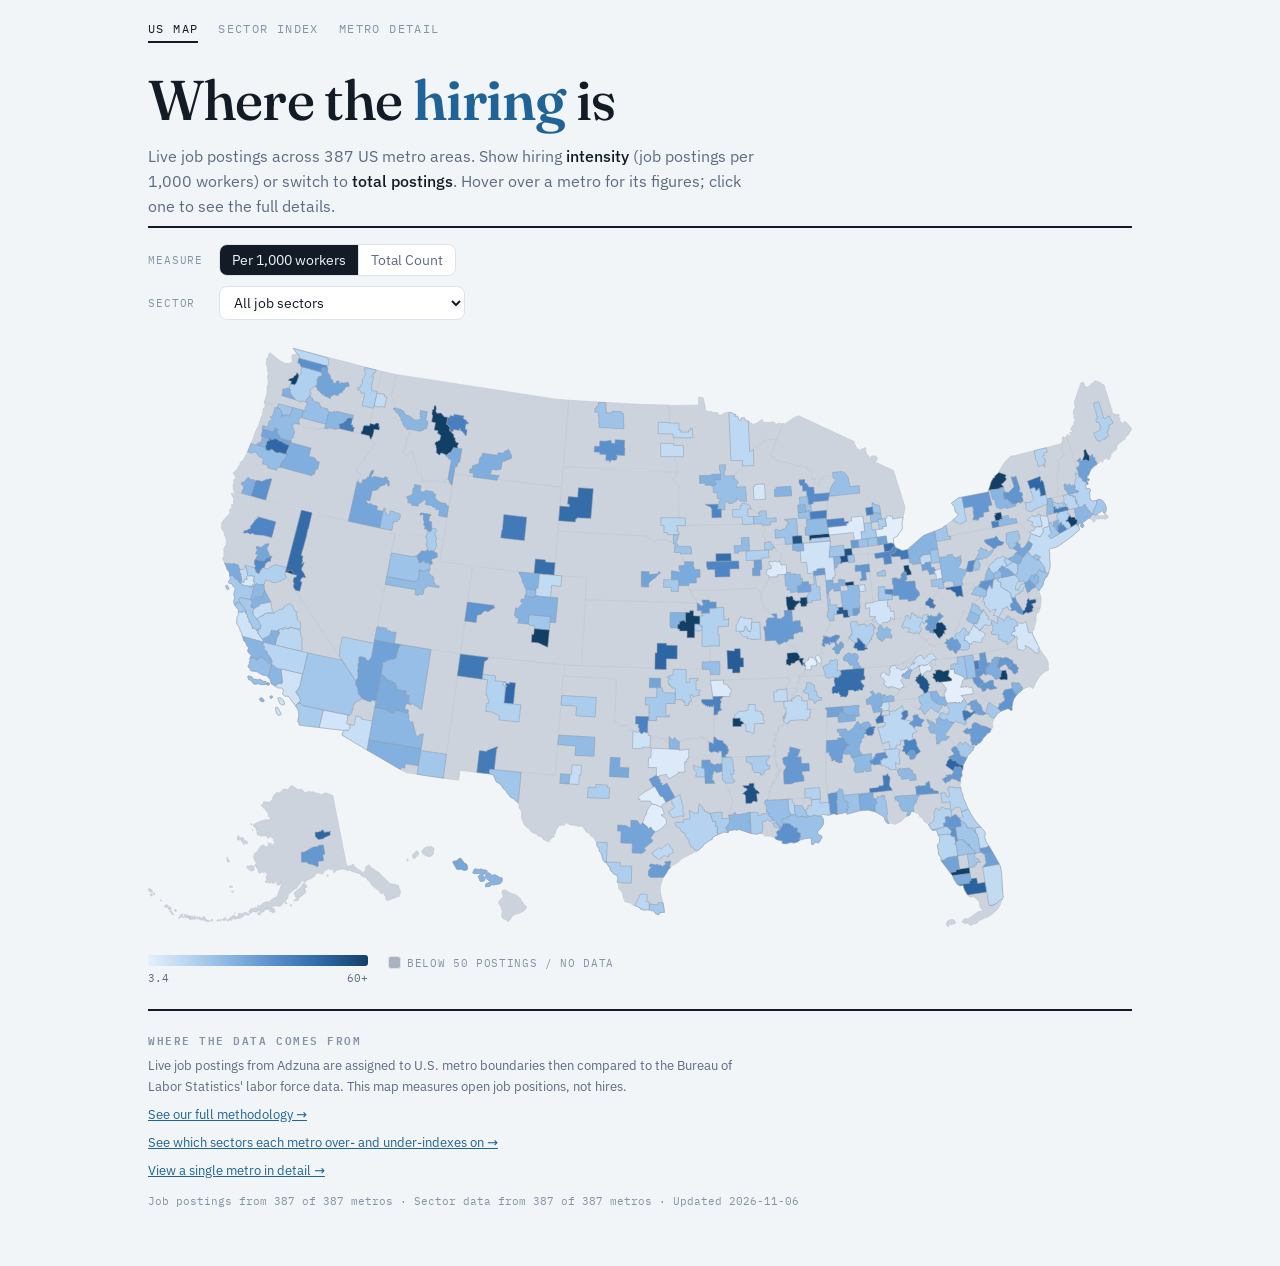
<file: site/index.html>
<!doctype html>
<html lang="en">
<head>
<meta charset="utf-8">
<meta name="viewport" content="width=device-width, initial-scale=1">
<meta name="color-scheme" content="light dark">
<meta name="description" content="An interactive map of US metro hiring intensity: job postings per 1,000 workers across 387 metro areas.">
<title>Job Maps: US Hiring Intensity</title>
<link rel="icon" href="favicon.svg">
<link rel="stylesheet" href="fonts.css">
<style>
  :root{
    --paper:#f2f5f8; --panel:#ffffff; --ink:#131b26; --muted:#5d6b80;
    --faint:#8593a6; --rule:#dde3ec; --hair:#e9edf3;
    --base:#ccd3dc; --base-line:#bcc5d1; --nodata:#a9b2be; --hi:#131b26;
    --metro-line:#8b9aab;
    --serif:"Fraunces",Georgia,"Times New Roman",serif;
    --sans:"IBM Plex Sans",system-ui,-apple-system,Segoe UI,Roboto,sans-serif;
    --mono:"IBM Plex Mono",ui-monospace,SFMono-Regular,Menlo,monospace;
  }
  @media (prefers-color-scheme:dark){
    :root{
      --paper:#0d131b; --panel:#141c26; --ink:#e7edf4; --muted:#94a2b6;
      --faint:#6d7c91; --rule:#25303d; --hair:#1c2530;
      --base:#232f3e; --base-line:#3a4b60; --nodata:#414c5b; --hi:#eef4fb;
      --metro-line:#576c83;
    }
  }
  *{box-sizing:border-box;}
  body{margin:0;background:var(--paper);color:var(--ink);font-family:var(--sans);
       font-size:15px;line-height:1.55;-webkit-font-smoothing:antialiased;}
  .shell{max-width:1040px;margin:0 auto;padding:0 28px;}

  nav{display:flex;gap:20px;padding:20px 0 0;font-family:var(--mono);font-size:11.5px;
      letter-spacing:.12em;text-transform:uppercase;}
  nav a{color:var(--faint);text-decoration:none;padding-bottom:3px;}
  nav a.on{color:var(--ink);border-bottom:2px solid var(--ink);}
  nav a:hover{color:var(--ink);}

  header{padding:20px 0 8px;border-bottom:2px solid var(--ink);}
  h1{font-family:var(--serif);font-weight:500;font-size:clamp(32px,5.6vw,56px);
     line-height:1.02;letter-spacing:-.015em;margin:8px 0 0;}
  h1 em{font-style:normal;font-weight:600;color:#1f6397;}
  @media (prefers-color-scheme:dark){h1 em{color:#7cbde6;}}
  .standfirst{margin:16px 0 0;max-width:62ch;color:var(--muted);font-size:16px;}
  .standfirst b{color:var(--ink);font-weight:500;}

  .controls{margin:16px 0 0;font-family:var(--mono);font-size:11px;letter-spacing:.08em;
            text-transform:uppercase;color:var(--faint);
            display:grid;grid-template-columns:max-content 1fr;gap:10px 16px;align-items:center;}
  .controls .clabel{white-space:nowrap;}
  .controls select{justify-self:start;font-family:var(--sans);font-size:14px;
                   text-transform:none;letter-spacing:0;padding:6px 10px;
                   border:1px solid var(--rule);border-radius:8px;
                   background:var(--panel);color:var(--ink);}
  .seg{display:inline-flex;justify-self:start;border:1px solid var(--rule);border-radius:8px;
       overflow:hidden;background:var(--panel);}
  .seg button{font-family:var(--sans);font-size:14px;text-transform:none;letter-spacing:0;
              padding:6px 12px;border:0;background:transparent;color:var(--muted);cursor:pointer;}
  .seg button + button{border-left:1px solid var(--rule);}
  .seg button.on{background:var(--ink);color:var(--paper);}
  .maparea{position:relative;margin:10px 0 0;}
  svg{width:100%;height:auto;display:block;}
  .state{fill:var(--base);stroke:var(--base-line);stroke-width:.5;}
  .metro{stroke:var(--metro-line);stroke-width:.5;stroke-linejoin:round;cursor:pointer;}
  .metro:hover{stroke:var(--hi);stroke-width:1.4;}

  .tip{position:fixed;pointer-events:none;z-index:10;background:var(--panel);
       border:1px solid var(--rule);border-radius:8px;padding:8px 11px;
       font-size:13px;box-shadow:0 4px 16px rgba(0,0,0,.14);opacity:0;
       transition:opacity .1s;max-width:240px;}
  .tip .m{font-weight:600;margin-bottom:2px;}
  .tip .r{font-family:var(--mono);}
  .tip .r b{color:#1f6397;} @media (prefers-color-scheme:dark){.tip .r b{color:#7cbde6;}}
  .tip .sub{color:var(--muted);font-size:11.5px;font-family:var(--mono);margin-top:3px;}

  .legend{display:flex;flex-wrap:wrap;align-items:flex-start;gap:20px;margin:10px 0 0;}
  .legend .label{font-family:var(--mono);font-size:11px;letter-spacing:.06em;
                 text-transform:uppercase;color:var(--faint);}
  .ramp{display:flex;flex-direction:column;gap:4px;}
  .ramp .bar{width:220px;height:11px;border-radius:3px;}
  .ramp .ticks{display:flex;justify-content:space-between;font-family:var(--mono);
               font-size:11px;color:var(--muted);}
  .sw{display:inline-block;width:13px;height:13px;border-radius:3px;
      background:var(--nodata);vertical-align:-2px;margin-right:6px;border:1px solid var(--rule);}

  footer{border-top:2px solid var(--ink);margin-top:22px;padding:20px 0 56px;}
  footer h2{font-family:var(--mono);font-size:11px;letter-spacing:.14em;
            text-transform:uppercase;color:var(--faint);margin:0 0 8px;font-weight:600;}
  footer p{margin:0 0 8px;font-size:13px;color:var(--muted);max-width:74ch;}
  footer a{color:#1f6397;} @media (prefers-color-scheme:dark){footer a{color:#7cbde6;}}
  .stamp{font-family:var(--mono);font-size:11px;color:var(--faint);margin-top:12px;}
</style>
</head>
<body>
<div class="shell">
  <nav>
    <a class="on" href="index.html">US map</a>
    <a href="sectors.html">Sector index</a>
    <a href="map.html">Metro detail</a>
  </nav>
  <header>
    <h1>Where the <em>hiring</em> is</h1>
    <p class="standfirst">Live job postings across 387 US metro areas. Show
    hiring <b>intensity</b> (job postings per 1,000 workers) or switch to <b>total postings</b>.
    Hover over a metro for its figures; click one to see the full details.</p>
  </header>

  <div class="controls">
    <span class="clabel">Measure</span>
    <span class="seg" id="mode">
        <button data-mode="rate" class="on">Per 1,000 workers</button
        ><button data-mode="total">Total Count</button>
    </span>
    <span class="clabel">Sector</span>
    <select id="metric"></select>
  </div>

  <div class="maparea">
    <svg id="map" viewBox="0 0 960 600" role="img" aria-label="US metro hiring-intensity choropleth"></svg>
    <div class="tip" id="tip"></div>
  </div>

  <div class="legend">
    <div class="ramp">
      <div class="bar" id="rampbar"></div>
      <div class="ticks"><span id="tlo"></span><span id="thi"></span></div>
    </div>
    <div class="label"><span class="sw"></span>below 50 postings / no data</div>
  </div>

  <footer>
    <h2>Where the data comes from</h2>
    <p id="method">Live job postings from Adzuna are assigned to U.S. metro boundaries then compared to the Bureau of Labor Statistics' labor force data. This map measures open job positions, not hires.</p>
    <p><a href="methodology.html">See our full methodology →</a></p>
    <p><a href="sectors.html">See which sectors each metro over- and under-indexes on →</a></p>
    <p><a href="map.html">View a single metro in detail →</a></p>
    <div class="stamp" id="stamp"></div>
  </footer>
</div>

<script src="vendor/d3-array.min.js"></script>
<script src="vendor/d3-geo.min.js"></script>
<script>
const RAMP = matchMedia('(prefers-color-scheme: dark)').matches
  ? ["#24425e","#316a97","#4d92c8","#77b8e8","#a9d6f6","#d8f0ff"]
  : ["#e5effb","#b4d3f0","#82b0df","#5389c8","#2d66a4","#123f66"];

const lerp=(a,b,t)=>Math.round(a+(b-a)*t);
const hex=h=>[parseInt(h.slice(1,3),16),parseInt(h.slice(3,5),16),parseInt(h.slice(5,7),16)];
function ramp(t){
  t=Math.max(0,Math.min(1,t));
  const x=t*(RAMP.length-1), i=Math.min(RAMP.length-2,Math.floor(x)), f=x-i;
  const a=hex(RAMP[i]), b=hex(RAMP[i+1]);
  return `rgb(${lerp(a[0],b[0],f)},${lerp(a[1],b[1],f)},${lerp(a[2],b[2],f)})`;
}

const sectorName = s => s.replace(/\s*Jobs$/,"");
const fmtVal = v => v==null ? "" : (v<10 ? v.toFixed(1) : v.toFixed(0));   // rates
const fmtCompact = v => v==null ? "" :                                     // totals
  v>=1e6 ? (v/1e6).toFixed(1)+"M" : v>=1e4 ? Math.round(v/1e3)+"k" :
  v>=1e3 ? (v/1e3).toFixed(1)+"k" : String(Math.round(v));
const nocache = {cache: "no-store"};   // data is rebuilt regularly; never serve stale
Promise.all([
  fetch("data/national.json", nocache).then(r=>r.json()),
  fetch("data/us_states.geojson", nocache).then(r=>r.json()),
  fetch("data/us_metros.geojson", nocache).then(r=>r.json()),
  fetch("data/outliers.json", nocache).then(r=>r.json()).catch(()=>({})),
]).then(([nat, states, metros, sect])=>{
  const byCbsa={}; nat.metros.forEach(m=>byCbsa[m.cbsa]=m);
  const rank={}; nat.metros.filter(m=>m.rate!=null).forEach((m,i)=>rank[m.cbsa]=i+1);
  const shadedN = nat.metros.filter(m=>!m.below_threshold).length;
  const shares = (sect && sect.category_shares) || {};
  const categories = (sect && sect.categories) || [];
  const byMetroSect = (sect && sect.by_metro) || {};

  // "Last updated" for a metro = the later of the national build and this metro's
  // rolling sector fetch (ISO-8601 UTC strings compare lexicographically).
  const updatedOf = code => {
    const f = byMetroSect[code] && byMetroSect[code].fetched_at;
    return ((f && f > nat.generated_at) ? f : nat.generated_at).slice(0,10);
  };

  // mode: "rate" = per 1,000 workers (size-independent intensity); "total" = the
  // metro's distinct in-metro postings, ignoring its size. metric: null = all
  // jobs, else a category label (value scaled by that category's local share).
  // The color domain is recomputed per mode+metric so each has its own spread.
  let mode = "rate", metric = null, d0 = null, d1 = null, hiClip = false;
  const valueOf = rec => {
    if(!rec || rec.below_threshold) return null;
    const base = mode==="total" ? rec.effective : rec.rate;
    if(base==null) return null;
    if(metric===null) return base;
    const sh = shares[rec.cbsa];
    return (sh && sh[metric]!=null) ? base * sh[metric] : null;
  };
  function computeDomain(){
    const vals = nat.metros.map(valueOf).filter(v=>v!=null).sort((a,b)=>a-b);
    if(!vals.length){ d0=d1=null; hiClip=false; return; }
    d0 = vals[0];
    // robust top (95th pct) so a lone extreme metro (e.g. The Villages, 268)
    // doesn't compress everyone else into the lightest shades; the handful above
    // it clamp to the darkest color (legend marks this with a "+").
    d1 = vals[Math.floor(0.95*(vals.length-1))];
    hiClip = vals[vals.length-1] > d1;
  }
  function fillFor(rec){
    const v = valueOf(rec);
    if(v==null) return "var(--nodata)";
    // linear on the robust domain: the lowest rate maps to the lightest shade,
    // and low/medium/high stay clearly separated
    return ramp((v-d0)/((d1-d0)||1));
  }

  const proj = d3.geoAlbersUsa().fitSize([960,600], states);
  const path = d3.geoPath(proj);
  const svg = document.getElementById("map");
  const NS="http://www.w3.org/2000/svg";
  const g=(cls)=>{const el=document.createElementNS(NS,"g");el.setAttribute("class",cls);svg.appendChild(el);return el;};

  const baseG=g("base"), metroG=g("metros");
  states.features.forEach(f=>{
    const d=path(f); if(!d) return;
    const p=document.createElementNS(NS,"path"); p.setAttribute("d",d); p.setAttribute("class","state"); baseG.appendChild(p);
  });

  const tip=document.getElementById("tip");
  function tipHTML(rec, name){
    const code = rec && rec.cbsa;
    const v = valueOf(rec);
    if(v==null){
      const why = metric===null ? "below threshold" : "no "+sectorName(metric)+" data";
      return `<div class="m">${name}</div><div class="sub">${why} · click for detail →</div>`;
    }
    const unit = (metric===null ? "postings" : sectorName(metric)+" jobs")
               + (mode==="rate" ? " / 1,000 workers" : "");
    const num = mode==="rate" ? v.toFixed(metric===null?1:2) : Math.round(v).toLocaleString();
    const sub = metric!==null ? `${(shares[code][metric]*100).toFixed(1)}% of its hiring`
              : mode==="rate" ? `#${rank[code]} of ${shadedN} by intensity`
              : `distinct in-metro postings`;
    return `<div class="m">${name}</div>
      <div class="r"><b>${num}</b> ${unit}</div>
      <div class="sub">${sub}</div>
      <div class="sub">updated ${updatedOf(code)} · click for detail →</div>`;
  }

  const pathByCode={};
  metros.features.forEach(f=>{
    const d=path(f); if(!d) return;
    const code=f.properties.GEOID, rec=byCbsa[code];
    const p=document.createElementNS(NS,"path");
    p.setAttribute("d",d); p.setAttribute("class","metro"); p.setAttribute("fill","var(--nodata)");
    p.setAttribute("data-cbsa",code);
    pathByCode[code]=p;
    p.addEventListener("mousemove",e=>{
      tip.style.opacity=1; tip.style.left=(e.clientX+14)+"px"; tip.style.top=(e.clientY+14)+"px";
      tip.innerHTML = tipHTML(rec, (rec&&rec.name)||f.properties.NAME);
    });
    p.addEventListener("mouseleave",()=>tip.style.opacity=0);
    p.addEventListener("click",()=>{ location.href = "map.html?metro=" + code; });
    metroG.appendChild(p);
  });

  document.getElementById("rampbar").style.background =
    `linear-gradient(90deg, ${RAMP.join(",")})`;

  function render(){
    computeDomain();
    for(const code in pathByCode) pathByCode[code].setAttribute("fill", fillFor(byCbsa[code]));
    const ftick = mode==="rate" ? fmtVal : fmtCompact;
    document.getElementById("tlo").textContent = ftick(d0);
    document.getElementById("thi").textContent = ftick(d1) + (hiClip ? "+" : "");
  }

  // category filter — "All job sectors" (default) plus each Adzuna category
  const sel = document.getElementById("metric");
  sel.innerHTML = `<option value="">All job sectors</option>` +
    categories.map(c=>`<option value="${c}">${sectorName(c)} jobs</option>`).join("");
  sel.addEventListener("change", ()=>{ metric = sel.value || null; render(); });

  // per-capita <-> total toggle
  const modeSeg = document.getElementById("mode");
  modeSeg.addEventListener("click", e=>{
    const b = e.target.closest("button"); if(!b) return;
    mode = b.dataset.mode;
    modeSeg.querySelectorAll("button").forEach(x=>x.classList.toggle("on", x===b));
    render();
  });

  render();

  document.getElementById("stamp").textContent =
    `Job postings from ${nat.metros_covered} of ${nat.metros_total} metros · `+
    `Sector data from ${(sect&&sect.metros_sampled)||0} of ${nat.metros_covered} metros · `+
    `Updated ${nat.generated_at.slice(0,10)}`;
}).catch(e=>{
  document.getElementById("method").textContent =
    `Couldn't load map data (${e}). Run python pipeline/build_geometry.py and pipeline/build_national.py, then serve this directory.`;
});
</script>
</body>
</html>
</file>
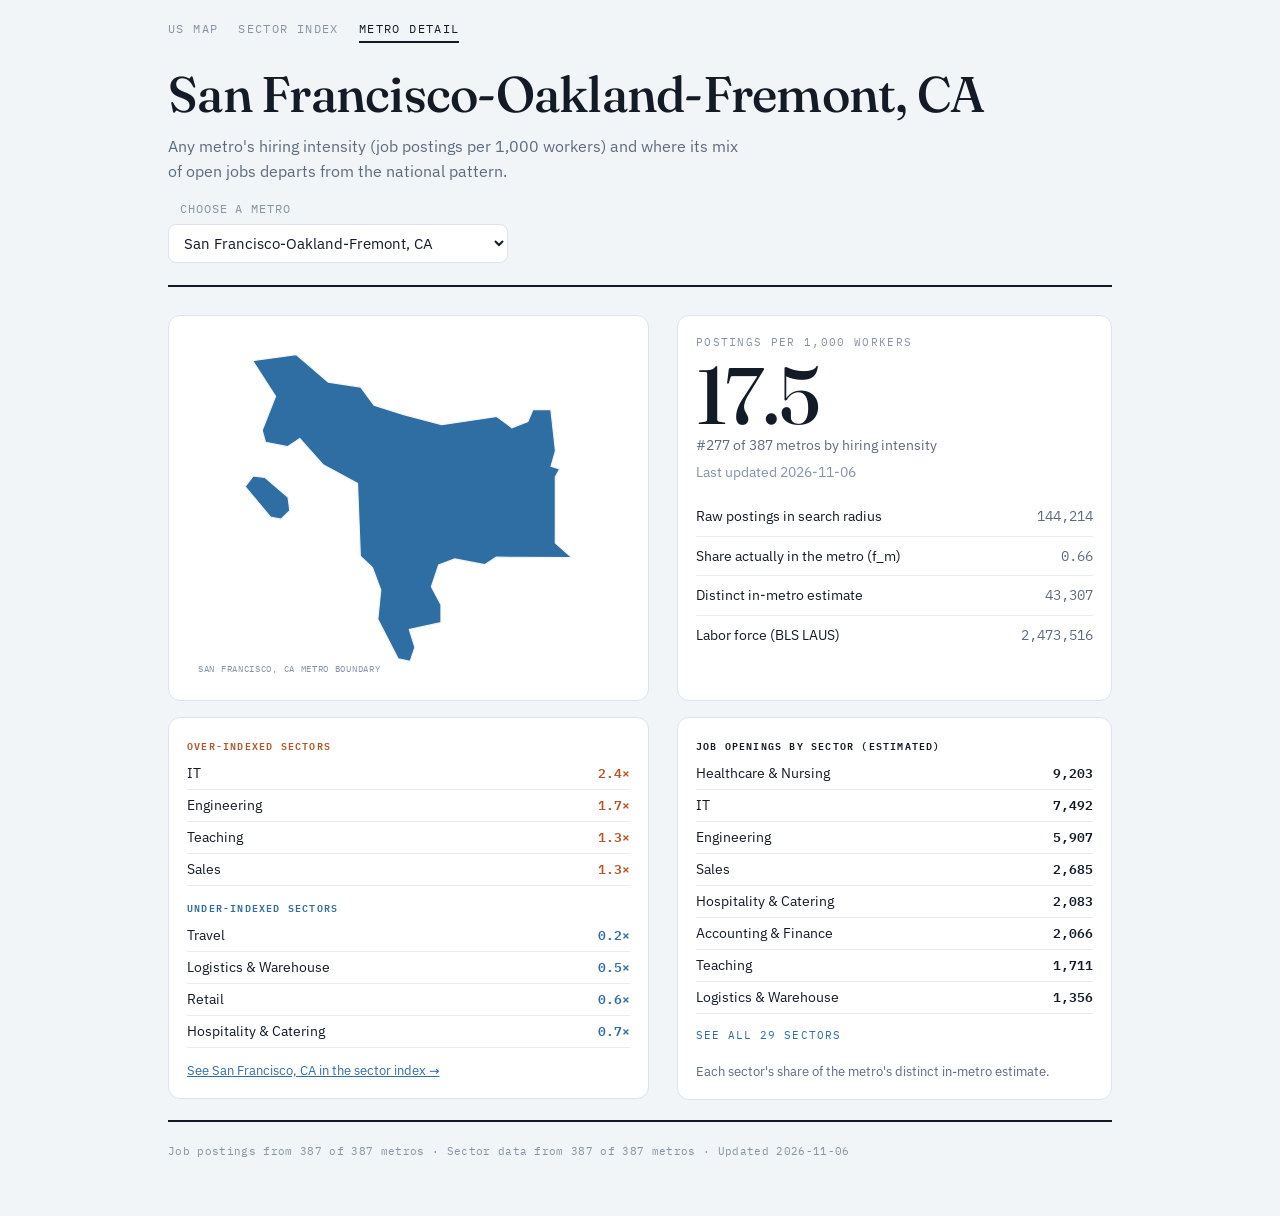
<file: site/map.html>
<!doctype html>
<html lang="en">
<head>
<meta charset="utf-8">
<meta name="viewport" content="width=device-width, initial-scale=1">
<meta name="color-scheme" content="light dark">
<meta name="description" content="Single-metro detail: hiring intensity (job postings per 1,000 workers) and the sector mix for any U.S. metro.">
<title>Metro Detail · Job Maps</title>
<link rel="icon" href="favicon.svg">
<link rel="stylesheet" href="fonts.css">
<style>
  /* shared design tokens (kept in step with index.html) */
  :root{
    --paper:#f2f5f8; --panel:#ffffff; --ink:#131b26; --muted:#5d6b80;
    --faint:#8593a6; --rule:#dde3ec; --hair:#e9edf3;
    --over:#b4552a; --under:#2f6ea3; --nodata:#c8cfd9;
    --serif:"Fraunces",Georgia,"Times New Roman",serif;
    --sans:"IBM Plex Sans",system-ui,-apple-system,Segoe UI,Roboto,sans-serif;
    --mono:"IBM Plex Mono",ui-monospace,SFMono-Regular,Menlo,monospace;
  }
  @media (prefers-color-scheme:dark){
    :root{
      --paper:#0d131b; --panel:#141c26; --ink:#e7edf4; --muted:#94a2b6;
      --faint:#6d7c91; --rule:#25303d; --hair:#1c2530;
      --over:#e08a5c; --under:#5ea6d8; --nodata:#2c3949;
    }
  }
  *{box-sizing:border-box;}
  body{margin:0;background:var(--paper);color:var(--ink);font-family:var(--sans);
       font-size:15px;line-height:1.55;-webkit-font-smoothing:antialiased;}
  .shell{max-width:1000px;margin:0 auto;padding:0 28px;}
  .pagenav{display:flex;gap:20px;padding:20px 0 0;font-family:var(--mono);
           font-size:11.5px;letter-spacing:.12em;text-transform:uppercase;}
  .pagenav a{color:var(--faint);text-decoration:none;padding-bottom:3px;}
  .pagenav a.on{color:var(--ink);border-bottom:2px solid var(--ink);}
  .pagenav a:hover{color:var(--ink);}
  header{padding:14px 0 22px;border-bottom:2px solid var(--ink);}
  .eyebrow{font-family:var(--mono);font-size:11.5px;letter-spacing:.16em;
           text-transform:uppercase;color:var(--muted);}
  h1{font-family:var(--serif);font-weight:500;font-size:clamp(30px,5.2vw,50px);
     line-height:1.03;letter-spacing:-.015em;margin:12px 0 0;}
  .standfirst{margin:14px 0 0;max-width:58ch;color:var(--muted);font-size:16px;}
  .picker{margin:16px 0 0;font-family:var(--mono);font-size:11.5px;
          letter-spacing:.08em;text-transform:uppercase;color:var(--faint);}
  .picker .plabel{display:block;padding-left:12px;}
  .picker select{display:block;margin-top:6px;font-family:var(--sans);font-size:15px;
                 text-transform:none;letter-spacing:0;padding:8px 11px;
                 border:1px solid var(--rule);border-radius:8px;background:var(--panel);
                 color:var(--ink);max-width:340px;width:100%;}

  .grid-top,.grid-bottom{display:grid;grid-template-columns:1.05fr .95fr;gap:28px;}
  .grid-top{padding:28px 0 0;align-items:stretch;}   /* map + rate card share a height */
  .grid-bottom{padding:16px 0 20px;align-items:start;} /* sector boxes size independently */
  .card{background:var(--panel);border:1px solid var(--rule);border-radius:12px;padding:18px;}
  svg{width:100%;height:auto;display:block;}
  .maparea{fill:var(--under);stroke:var(--paper);stroke-width:1.5;}
  .maplabel{font-family:var(--mono);font-size:11px;letter-spacing:.08em;
            text-transform:uppercase;fill:var(--faint);}

  .hlabel{font-family:var(--mono);font-size:11px;letter-spacing:.12em;
          text-transform:uppercase;color:var(--faint);}
  .hnum{font-family:var(--serif);font-weight:500;font-size:clamp(48px,8.5vw,80px);
        line-height:.95;letter-spacing:-.02em;margin:6px 0 2px;}
  .hnum.gray{color:var(--faint);font-size:clamp(26px,5vw,40px);}
  .hunit{font-size:13.5px;color:var(--muted);}
  .rowline{display:flex;justify-content:space-between;gap:12px;padding:9px 0;
           border-bottom:1px solid var(--hair);font-size:13.5px;}
  .rowline:last-child{border-bottom:0;}
  .rowline span:last-child{font-family:var(--mono);color:var(--muted);}
  .sec-h{font-family:var(--mono);font-size:10px;letter-spacing:.12em;
         text-transform:uppercase;margin:2px 0 5px;font-weight:600;}
  .sec-h.later{margin-top:14px;}
  .srow{display:flex;justify-content:space-between;align-items:baseline;gap:10px;
        padding:5px 0;border-bottom:1px solid var(--hair);font-size:13.5px;}
  .srow:last-of-type{border-bottom:0;}
  .srow .sv{font-family:var(--mono);font-size:12.5px;font-weight:600;white-space:nowrap;}
  .srow.o .sv{color:var(--over);} .srow.u .sv{color:var(--under);}
  .note{font-size:12.5px;color:var(--muted);line-height:1.6;margin-top:12px;}
  .note a{color:var(--under);}
  .seeall{margin:9px 0 2px;font-family:var(--mono);font-size:10.5px;letter-spacing:.1em;
          text-transform:uppercase;color:var(--under);background:none;border:0;
          padding:5px 0;cursor:pointer;}
  .seeall:hover{text-decoration:underline;}
  footer{border-top:2px solid var(--ink);padding:20px 0 56px;
         font-family:var(--mono);font-size:11px;color:var(--faint);
         letter-spacing:.03em;line-height:1.7;}
  @media (max-width:720px){.shell{padding:0 18px;}
    .grid-top,.grid-bottom{grid-template-columns:1fr;gap:18px;}
    .grid-top{padding-bottom:0;}.grid-bottom{padding-top:18px;}}
</style>
</head>
<body>
<div class="shell">
  <nav class="pagenav">
    <a href="index.html">US map</a>
    <a href="sectors.html">Sector index</a>
    <a class="on" href="map.html">Metro detail</a>
  </nav>
  <header>
    <h1 id="title">—</h1>
    <p class="standfirst">Any metro's hiring intensity (job postings per 1,000
    workers) and where its mix of open jobs departs from the national pattern.</p>
    <div class="picker"><span class="plabel">Choose a metro</span><select id="picker"></select></div>
  </header>

  <div class="grid-top">
    <div class="card"><svg id="map" viewBox="0 0 560 440" role="img"
         aria-label="Metro boundary"></svg></div>
    <div class="hero card">
      <div class="hlabel">Postings per 1,000 workers</div>
      <div class="hnum" id="rate">—</div>
      <div class="hunit" id="ratectx"></div>
      <div class="hunit" id="updated" style="margin-top:6px;color:var(--faint)"></div>
      <div id="detail" style="margin-top:14px"></div>
    </div>
  </div>
  <div class="grid-bottom">
    <div class="card" id="sectors"></div>
    <div class="card" id="openings"></div>
  </div>

  <footer id="foot"></footer>
</div>

<script>
// Manual equirectangular projection (longitude scaled by cos(latitude)) — a
// single metro polygon does not need d3, so this page ships with no dependencies.
function projectPaths(features, W, H, pad){
  const polys = features.flatMap(f =>
    f.geometry.type === "MultiPolygon" ? f.geometry.coordinates : [f.geometry.coordinates]);
  let minx=1e9,maxx=-1e9,miny=1e9,maxy=-1e9;
  polys.forEach(p=>p.forEach(r=>r.forEach(([lo,la])=>{
    minx=Math.min(minx,lo);maxx=Math.max(maxx,lo);miny=Math.min(miny,la);maxy=Math.max(maxy,la);})));
  const k=Math.cos((miny+maxy)/2*Math.PI/180);
  const sw=(maxx-minx)*k, sh=maxy-miny;
  const s=Math.min((W-2*pad)/sw,(H-2*pad)/sh);
  const ox=(W-s*sw)/2, oy=(H-s*sh)/2;
  const X=lo=>ox+(lo*k-minx*k)*s, Y=la=>H-(oy+(la-miny)*s);
  return polys.map(p=>p.map(r=>"M"+r.map(([lo,la])=>X(lo).toFixed(1)+" "+Y(la).toFixed(1)).join("L")+"Z").join(" "));
}
const fmt = n => n==null ? "—" : n.toLocaleString();
const sectorName = s => s.replace(/\s*Jobs$/,"");
const metroName = full => {
  const city = full.split(",")[0].split("-")[0].trim();
  const st = (full.split(",")[1] || "").trim().split(/[-/]/)[0].trim();  // first state
  return st ? `${city}, ${st}` : city;                 // "Baltimore, MD"; "Washington, DC"
};
const nocache = {cache:"no-store"};

Promise.all([
  fetch("data/national.json", nocache).then(r=>r.json()),
  fetch("data/us_metros.geojson", nocache).then(r=>r.json()),
  fetch("data/outliers.json", nocache).then(r=>r.json()).catch(()=>({by_metro:{}})),
]).then(([nat, metros, sect])=>{
  const byCbsa={}; nat.metros.forEach(m=>byCbsa[m.cbsa]=m);
  const rank={}; nat.metros.filter(m=>m.rate!=null).forEach((m,i)=>rank[m.cbsa]=i+1);
  const shadedN = nat.metros.filter(m=>!m.below_threshold).length;
  const byMetro = (sect && sect.by_metro) || {};
  const shares = (sect && sect.category_shares) || {};
  const featByCode={}; metros.features.forEach(f=>featByCode[f.properties.GEOID]=f);

  // picker: every metro, alphabetical
  const sel=document.getElementById("picker");
  sel.innerHTML = nat.metros.slice().sort((a,b)=>a.name.localeCompare(b.name))
    .map(m=>`<option value="${m.cbsa}">${m.name}</option>`).join("");

  let code = new URLSearchParams(location.search).get("metro");
  if(!byCbsa[code]) code = byCbsa["41860"] ? "41860" : nat.metros[0].cbsa;

  function render(code){
    const rec = byCbsa[code]; if(!rec) return;
    sel.value = code;
    history.replaceState(null, "", `?metro=${code}`);
    document.getElementById("title").textContent = rec.name;

    const feat = featByCode[code];
    document.getElementById("map").innerHTML = feat
      ? projectPaths([feat],560,440,26).map(p=>`<path class="maparea" d="${p}"/>`).join("")
        + `<text class="maplabel" x="14" y="428">${metroName(rec.name)} metro boundary</text>`
      : `<text class="maplabel" x="50%" y="50%" text-anchor="middle">boundary unavailable</text>`;

    const shaded = rec.rate!=null;
    const rateEl = document.getElementById("rate");
    rateEl.textContent = shaded ? rec.rate.toFixed(1) : "Not rated";
    rateEl.className = shaded ? "hnum" : "hnum gray";
    document.getElementById("ratectx").textContent = shaded
      ? `#${rank[code]} of ${shadedN} metros by hiring intensity`
      : "below the measurement threshold: radius-swamped by a larger neighbor, or no labor-force figure";

    document.getElementById("detail").innerHTML =
      `<div class="rowline"><span>Raw postings in search radius</span><span>${fmt(rec.count)}</span></div>
       <div class="rowline"><span>Share actually in the metro (f_m)</span><span>${rec.f_m}</span></div>
       <div class="rowline"><span>Distinct in-metro estimate</span><span>${fmt(rec.effective)}</span></div>
       <div class="rowline"><span>Labor force (BLS LAUS)</span><span>${fmt(rec.labor_force)}</span></div>`;

    const bm = byMetro[code];
    // "Last updated" = later of the national build and this metro's rolling sector
    // fetch (ISO-8601 UTC strings compare lexicographically).
    const upIso = (bm && bm.fetched_at && bm.fetched_at > nat.generated_at)
      ? bm.fetched_at : nat.generated_at;
    document.getElementById("updated").textContent = "Last updated " + upIso.slice(0,10);

    const srow=(c,cls)=>`<div class="srow ${cls}"><span>${sectorName(c.category)}</span><span class="sv">${c.ratio.toFixed(1)}×</span></div>`;
    document.getElementById("sectors").innerHTML = bm
      ? `<div class="sec-h" style="color:var(--over)">Over-indexed sectors</div>
         ${(bm.over||[]).map(c=>srow(c,"o")).join("") || '<div class="note">None above the national mix.</div>'}
         <div class="sec-h later" style="color:var(--under)">Under-indexed sectors</div>
         ${(bm.under||[]).map(c=>srow(c,"u")).join("") || '<div class="note">None below.</div>'}
         <div class="note"><a href="sectors.html?metro=${code}">See ${metroName(rec.name)} in the sector index →</a></div>`
      : `<div class="sec-h">Sector mix</div><div class="note">Sector detail is
         collected on a rolling schedule and hasn't reached this metro yet.
         <a href="sectors.html">Browse the sector index →</a></div>`;

    // Job openings by sector, descending. Each sector's share of the metro's
    // postings applied to the distinct in-metro estimate (rec.effective), so the
    // list sums to that figure — not the inflated in-radius count.
    const cs = shares[code], est = rec.effective;
    const openEl = document.getElementById("openings");
    if(cs && est){
      const rows = Object.entries(cs).map(([cat,sh])=>({cat, n:Math.round(sh*est)}))
        .filter(r=>r.n>0).sort((a,b)=>b.n-a.n);
      const orow = r=>`<div class="srow"><span>${sectorName(r.cat)}</span><span class="sv">${fmt(r.n)}</span></div>`;
      const TOPN=8, rest=rows.slice(TOPN);
      openEl.innerHTML =
        `<div class="sec-h">Job openings by sector (estimated)</div>`
        + rows.slice(0,TOPN).map(orow).join("")
        + (rest.length ? `<div id="openrest" hidden>${rest.map(orow).join("")}</div>`
            + `<button class="seeall" id="seeall">See all ${rows.length} sectors</button>` : "")
        + `<div class="note">Each sector's share of the metro's distinct in-metro estimate.</div>`;
      const btn=document.getElementById("seeall");
      if(btn) btn.onclick=()=>{ document.getElementById("openrest").hidden=false; btn.remove(); };
    } else {
      openEl.innerHTML = `<div class="sec-h">Job openings by sector (estimated)</div><div class="note">`
        + `Sector detail is collected on a rolling schedule and hasn't reached this metro yet.</div>`;
    }

    document.getElementById("foot").textContent =
      `Job postings from ${nat.metros_covered} of ${nat.metros_total} metros · `
      + `Sector data from ${(sect&&sect.metros_sampled)||0} of ${nat.metros_covered} metros · `
      + `Updated ${nat.generated_at.slice(0,10)}`;
  }

  sel.addEventListener("change", ()=>render(sel.value));
  render(code);
}).catch(e=>{
  document.getElementById("title").textContent = "Couldn't load metro data";
  document.getElementById("foot").textContent =
    `${e}. Run python pipeline/build_national.py (and pipeline/panel.py for sector detail), then serve this directory over HTTP.`;
});
</script>
</body>
</html>
</file>
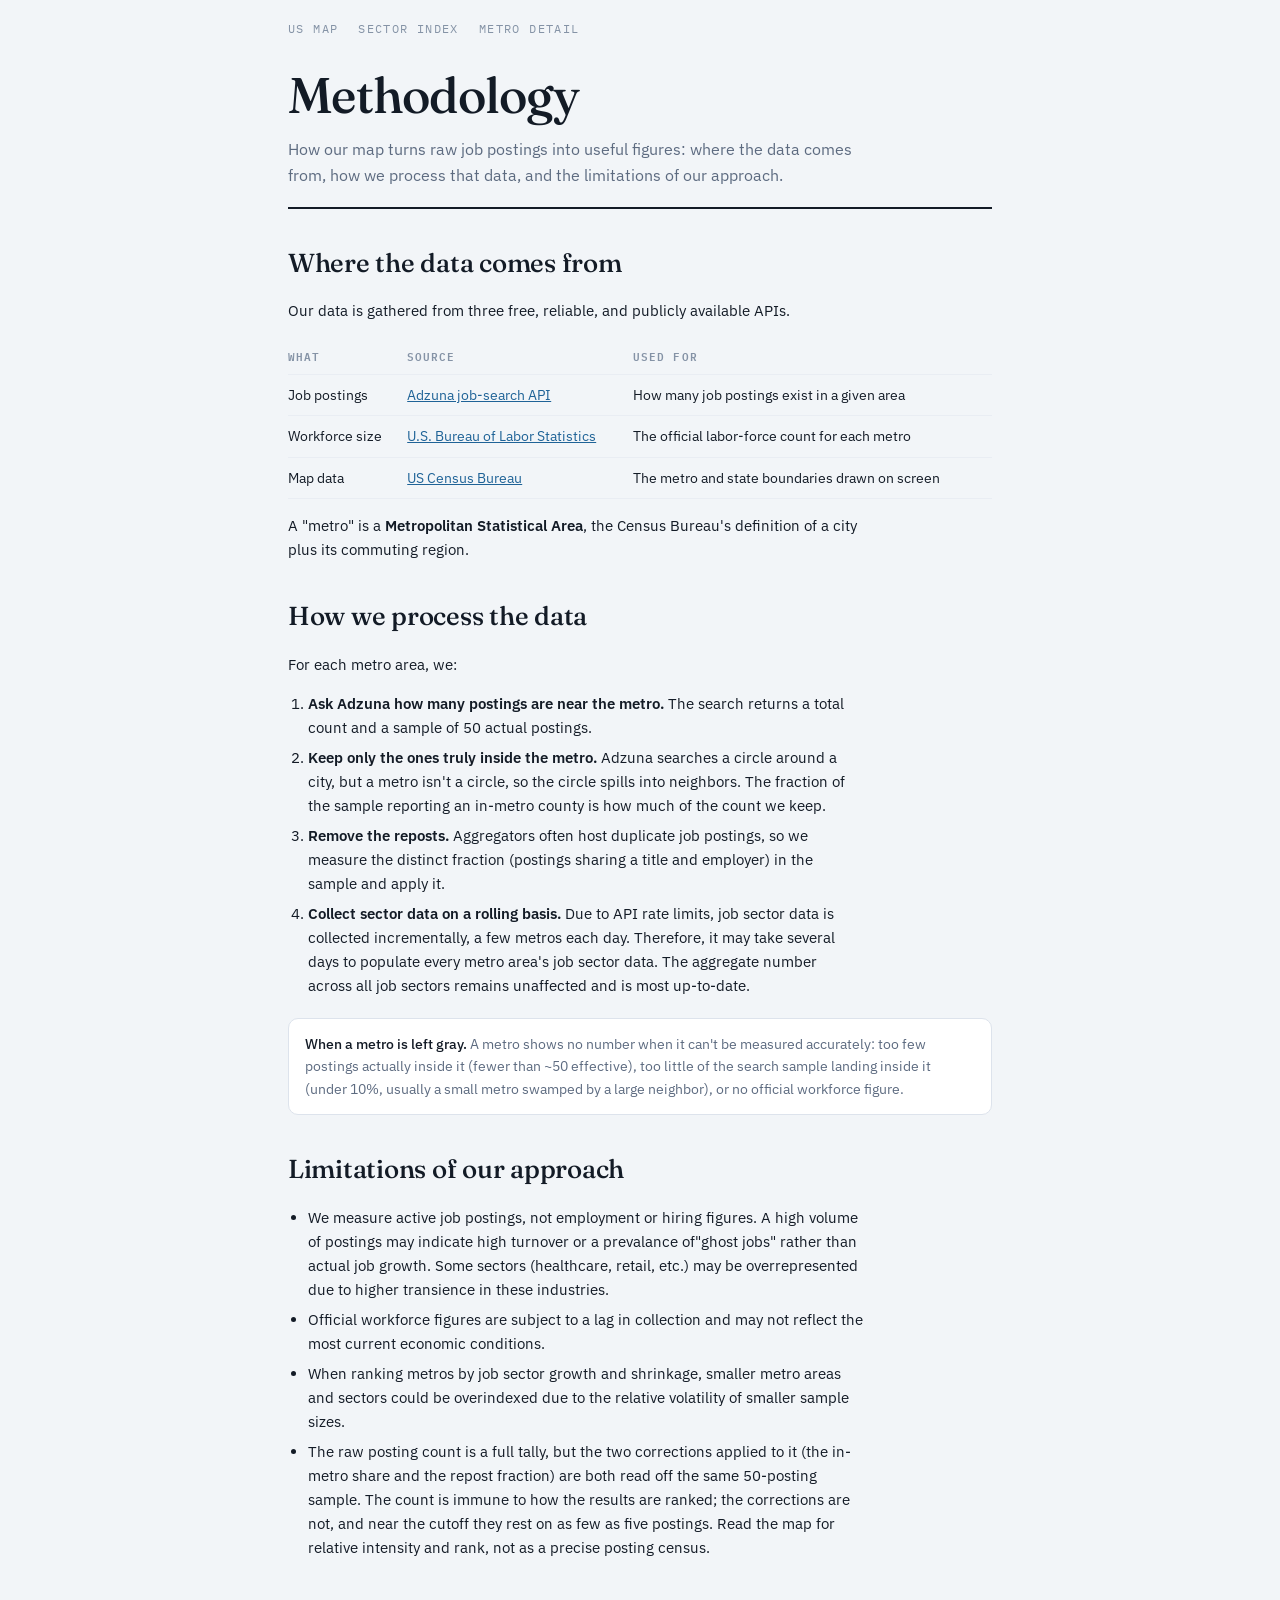
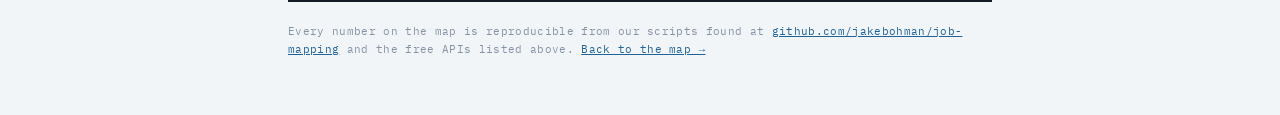
<file: site/methodology.html>
<!doctype html>
<html lang="en">
<head>
<meta charset="utf-8">
<meta name="viewport" content="width=device-width, initial-scale=1">
<meta name="color-scheme" content="light dark">
<meta name="description" content="How Job Maps turns raw job postings into an honest hiring-intensity rate: the data sources, the corrections, and the limits.">
<title>Methodology · Job Maps</title>
<link rel="icon" href="favicon.svg">
<link rel="stylesheet" href="fonts.css">
<style>
  :root{
    --paper:#f2f5f8; --panel:#ffffff; --ink:#131b26; --muted:#5d6b80;
    --faint:#8593a6; --rule:#dde3ec; --hair:#e9edf3;
    --serif:"Fraunces",Georgia,"Times New Roman",serif;
    --sans:"IBM Plex Sans",system-ui,-apple-system,Segoe UI,Roboto,sans-serif;
    --mono:"IBM Plex Mono",ui-monospace,SFMono-Regular,Menlo,monospace;
    --link:#1f6397;
  }
  @media (prefers-color-scheme:dark){
    :root{
      --paper:#0d131b; --panel:#141c26; --ink:#e7edf4; --muted:#94a2b6;
      --faint:#6d7c91; --rule:#25303d; --hair:#1c2530; --link:#7cbde6;
    }
  }
  *{box-sizing:border-box;}
  body{margin:0;background:var(--paper);color:var(--ink);font-family:var(--sans);
       font-size:15px;line-height:1.6;-webkit-font-smoothing:antialiased;}
  .shell{max-width:760px;margin:0 auto;padding:0 28px;}
  nav{display:flex;gap:20px;padding:20px 0 0;font-family:var(--mono);font-size:11.5px;
      letter-spacing:.12em;text-transform:uppercase;}
  nav a{color:var(--faint);text-decoration:none;padding-bottom:3px;}
  nav a:hover{color:var(--ink);}
  header{padding:20px 0 18px;border-bottom:2px solid var(--ink);}
  h1{font-family:var(--serif);font-weight:500;font-size:clamp(30px,5.2vw,50px);
     line-height:1.04;letter-spacing:-.015em;margin:8px 0 0;}
  .standfirst{margin:16px 0 0;max-width:60ch;color:var(--muted);font-size:16px;}
  h2{font-family:var(--serif);font-weight:500;font-size:clamp(20px,3.2vw,26px);
     letter-spacing:-.01em;margin:34px 0 0;}
  p{max-width:64ch;}
  a{color:var(--link);}
  .lead{font-family:var(--serif);font-size:clamp(19px,2.6vw,23px);line-height:1.35;
        margin:22px 0 0;max-width:26ch;}
  .eq{font-family:var(--mono);font-size:13px;background:var(--panel);
      border:1px solid var(--rule);border-radius:8px;padding:12px 14px;margin:16px 0 0;
      overflow-x:auto;color:var(--ink);}
  table{border-collapse:collapse;width:100%;margin:16px 0 0;font-size:14px;}
  th,td{text-align:left;vertical-align:top;padding:9px 12px 9px 0;border-bottom:1px solid var(--hair);}
  th{font-family:var(--mono);font-size:10.5px;letter-spacing:.1em;text-transform:uppercase;
     color:var(--faint);font-weight:600;}
  ol,ul{max-width:64ch;padding-left:20px;}
  li{margin:6px 0;}
  li b{font-weight:600;}
  .gray-note{margin:20px 0 0;padding:14px 16px;border:1px solid var(--rule);
             border-radius:10px;background:var(--panel);color:var(--muted);font-size:14px;}
  .gray-note b{color:var(--ink);font-weight:500;}
  footer{border-top:2px solid var(--ink);margin-top:40px;padding:20px 0 56px;
         font-family:var(--mono);font-size:11px;color:var(--faint);letter-spacing:.03em;line-height:1.7;}
  footer a{color:var(--link);}
</style>
</head>
<body>
<div class="shell">
  <nav>
    <a href="index.html">US map</a>
    <a href="sectors.html">Sector index</a>
    <a href="map.html">Metro detail</a>
  </nav>
  <header>
    <h1>Methodology</h1>
    <p class="standfirst">How our map turns raw job postings into useful figures: where the data comes from, how we process that data, and the limitations of our approach.</p>
  </header>

<h2>Where the data comes from</h2>
  <p>Our data is gathered from three free, reliable, and publicly available APIs.</p>
  <table>
    <tr><th>What</th><th>Source</th><th>Used for</th></tr>
    <tr><td>Job postings</td><td><a href="https://www.adzuna.com/">Adzuna job-search API</a></td><td>How many job postings exist in a given area</td></tr>
    <tr><td>Workforce size</td><td><a href="https://www.bls.gov/">U.S. Bureau of Labor Statistics</a></td><td>The official labor-force count for each metro</td></tr>
    <tr><td>Map data</td><td><a href="https://www.census.gov/">US Census Bureau</a></td><td>The metro and state boundaries drawn on screen</td></tr>
  </table>
  <p>A "metro" is a <b>Metropolitan Statistical Area</b>, the Census Bureau's
  definition of a city plus its commuting region.</p>

  <h2>How we process the data</h2>
  <p>For each metro area, we:</p>
  <ol>
    <li><b>Ask Adzuna how many postings are near the metro.</b> The search returns a total count and a sample of 50 actual postings.</li>
    <li><b>Keep only the ones truly inside the metro.</b> Adzuna searches a circle around a city, but a metro isn't a circle, so the circle spills into neighbors. The fraction of the sample reporting an in-metro county is how much of the count we keep.</li>
    <li><b>Remove the reposts.</b> Aggregators often host duplicate job postings, so we measure the distinct fraction (postings sharing a title and employer) in the sample and apply it.</li>
    <li><b>Collect sector data on a rolling basis.</b> Due to API rate limits, job sector data is collected incrementally, a few metros each day. Therefore, it may take several days to populate every metro area's job sector data. The aggregate number across all job sectors remains unaffected and is most up-to-date.</li>
  </ol>

  <div class="gray-note"><b>When a metro is left gray.</b> A metro shows no number
  when it can't be measured accurately: too few postings actually inside it (fewer
  than ~50 effective), too little of the search sample landing inside it (under
  10%, usually a small metro swamped by a large neighbor), or no official
  workforce figure.</div>

  <h2>Limitations of our approach</h2>
  <ul>
    <li>We measure active job postings, not employment or hiring figures. A high volume of postings may indicate high turnover or a prevalance of"ghost jobs" rather than actual job growth. Some sectors (healthcare, retail, etc.) may be overrepresented due to higher transience in these industries.</li>
    <li>Official workforce figures are subject to a lag in collection and may not reflect the most current economic conditions.</li>
    <li>When ranking metros by job sector growth and shrinkage, smaller metro areas and sectors could be overindexed due to the relative volatility of smaller sample sizes.</li>
    <li>The raw posting count is a full tally, but the two corrections applied to it (the in-metro share and the repost fraction) are both read off the same 50-posting sample. The count is immune to how the results are ranked; the corrections are not, and near the cutoff they rest on as few as five postings. Read the map for relative intensity and rank, not as a precise posting census.</li>
  </ul>

  <footer>
    Every number on the map is reproducible from our scripts found at <a href="https://github.com/jakebohman/job-mapping">github.com/jakebohman/job-mapping</a> and the free APIs listed above.
    <a href="index.html">Back to the map →</a>
  </footer>
</div>
</body>
</html>
</file>
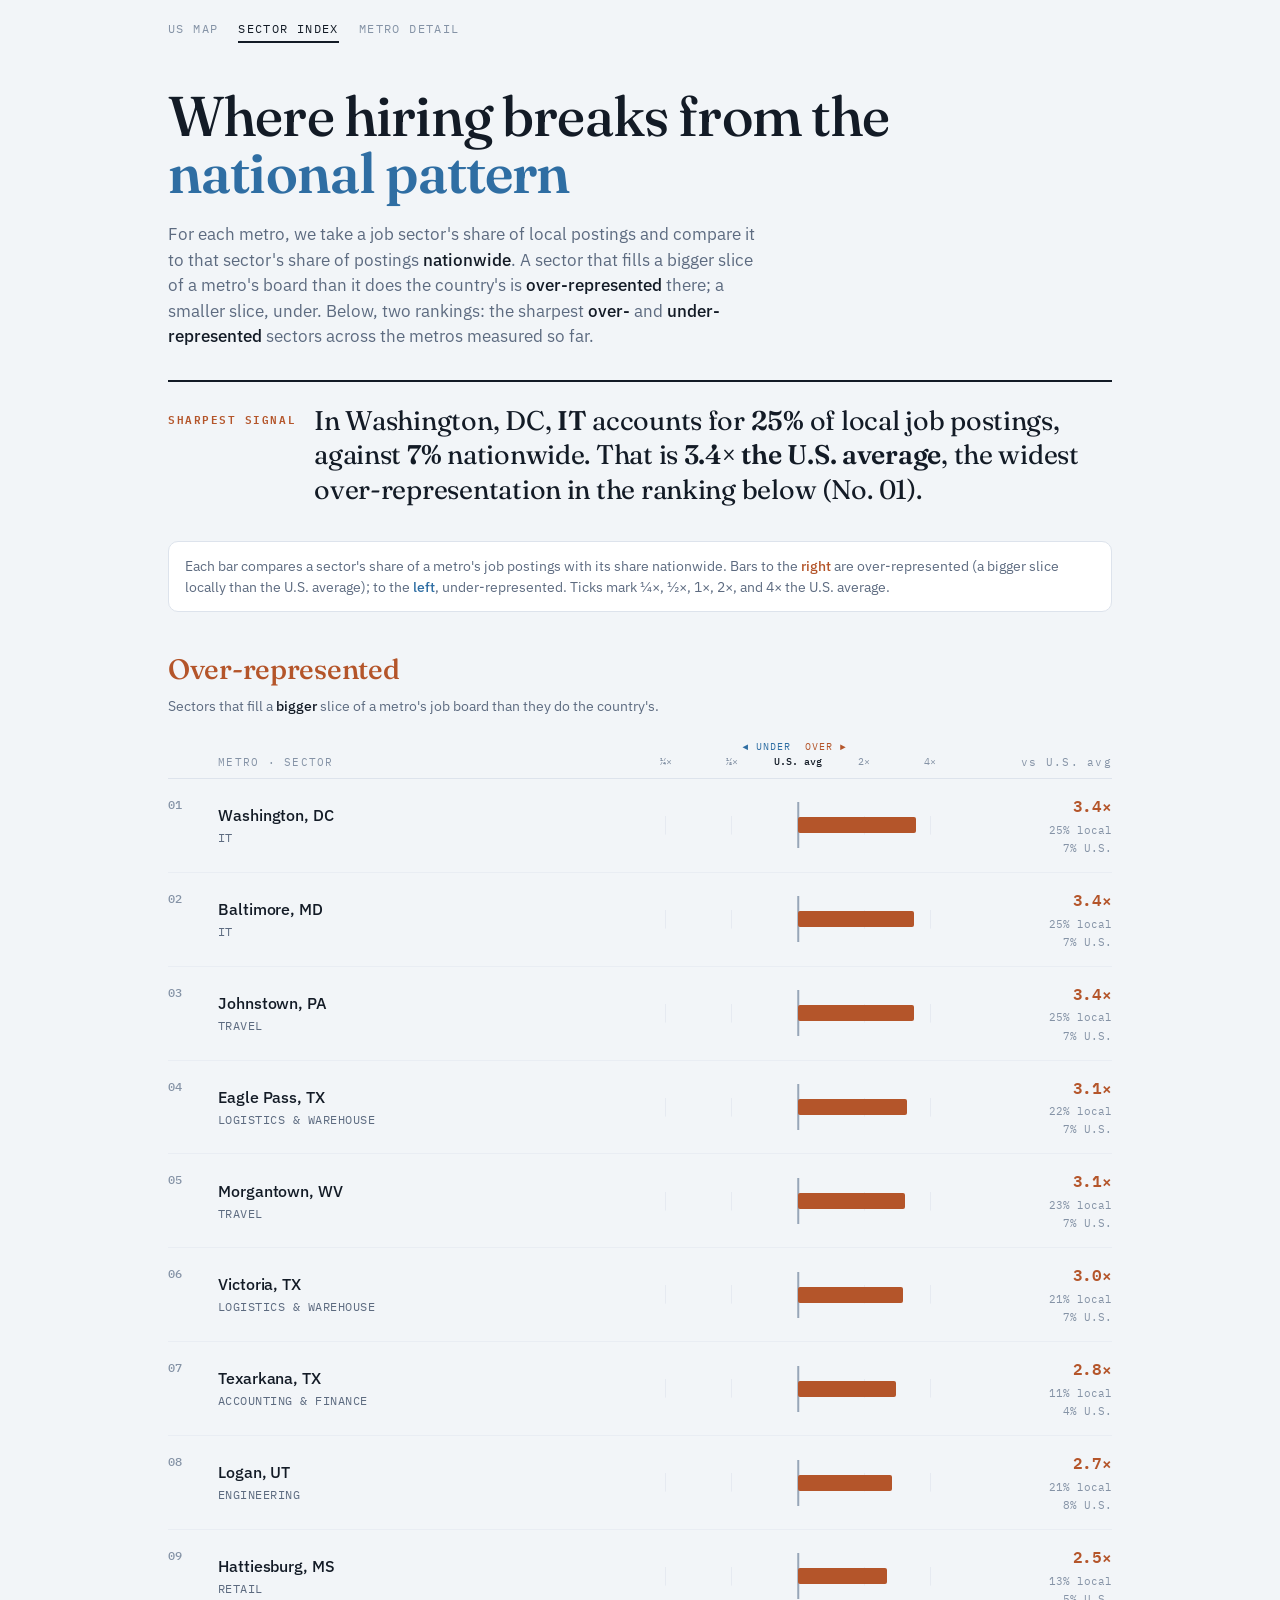
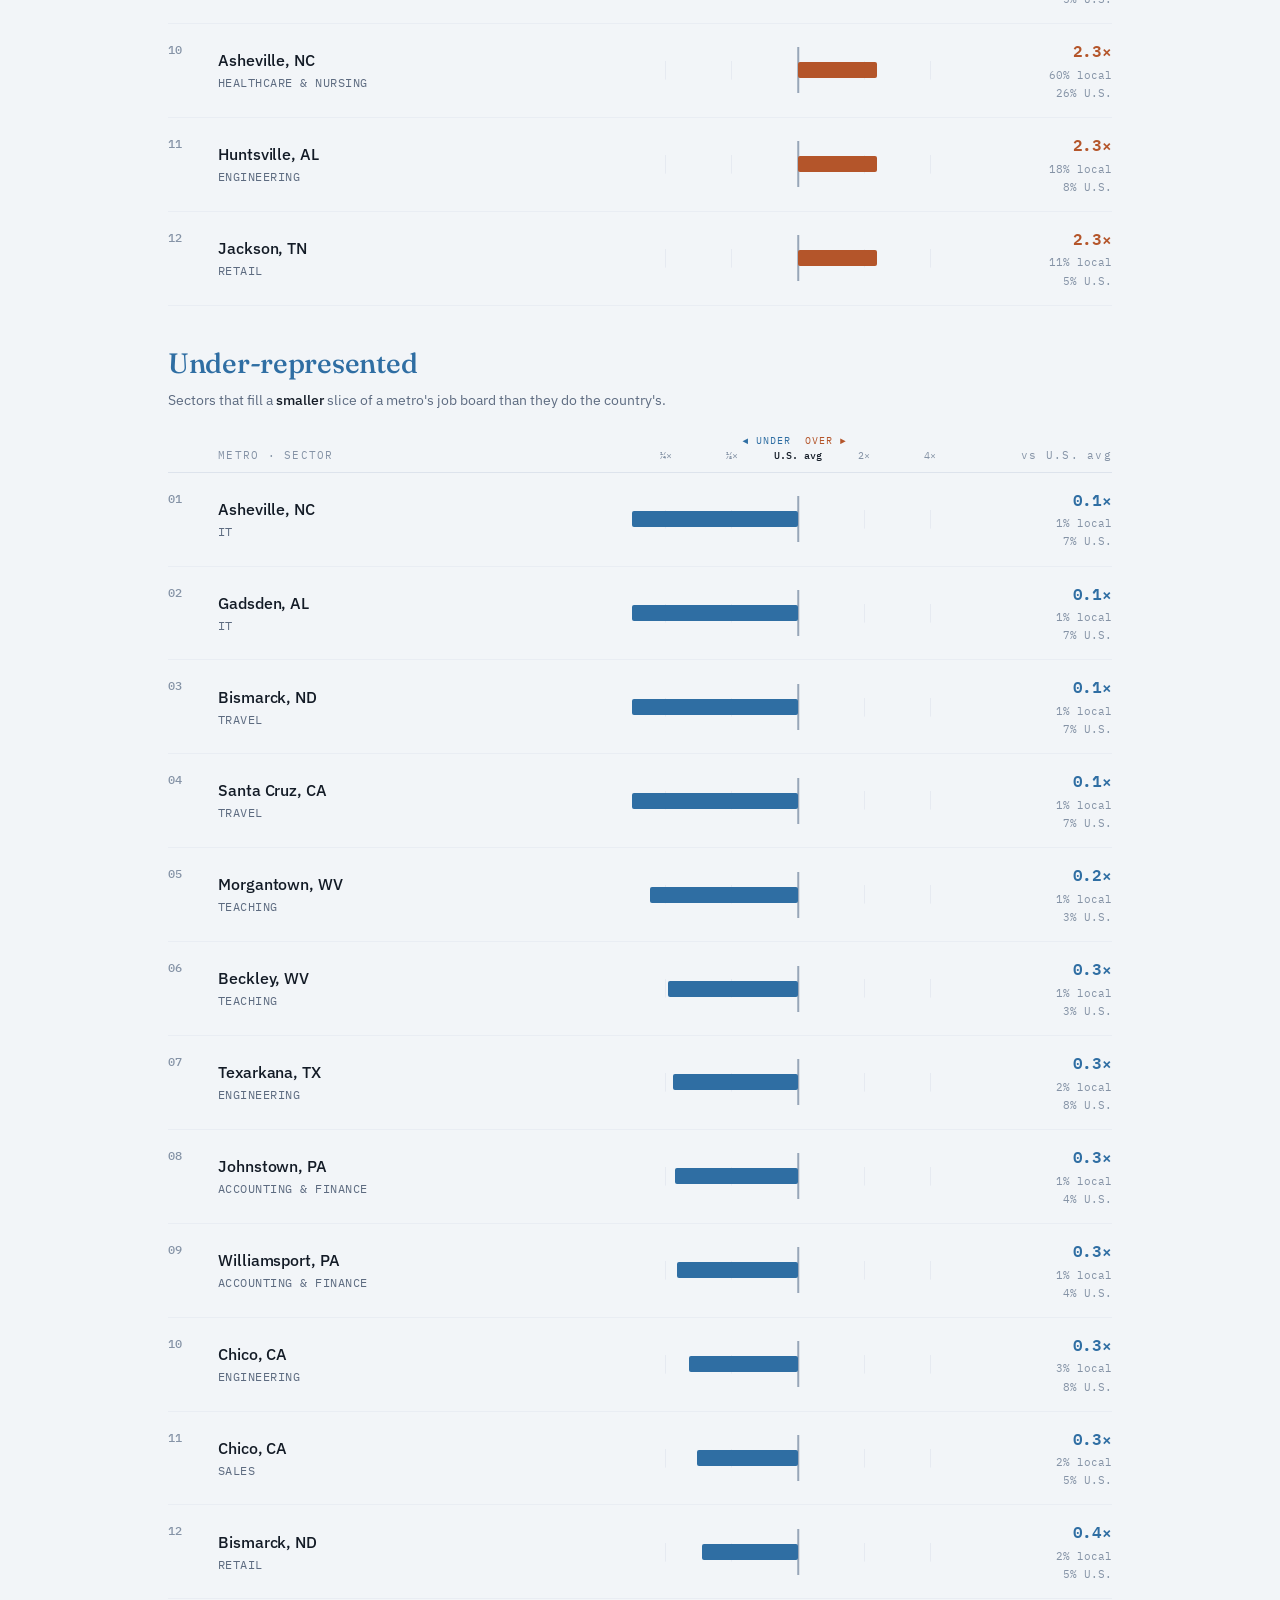
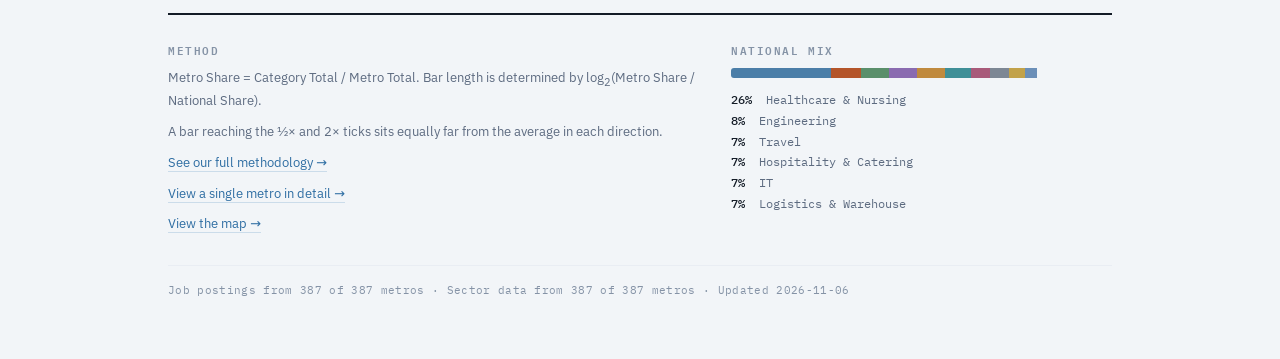
<file: site/sectors.html>
<!doctype html>
<html lang="en">
<head>
<meta charset="utf-8">
<meta name="viewport" content="width=device-width, initial-scale=1">
<meta name="color-scheme" content="light dark">
<meta name="description" content="Where U.S. metro hiring demand departs from the national pattern: metros ranked by how far each one's mix of open jobs deviates from the national baseline.">
<title>Metro Labor Demand: Deviation Index</title>
<link rel="icon" href="favicon.svg">
<link rel="stylesheet" href="fonts.css"><!-- self-hosted, embedded woff2 (no external deps) -->
<style>
  :root{
    --paper:#f2f5f8; --panel:#ffffff; --ink:#131b26; --muted:#5d6b80;
    --faint:#8593a6; --rule:#dde3ec; --hair:#e9edf3;
    --over:#b4552a; --over-soft:#e7d3c7; --under:#2f6ea3; --under-soft:#cbdcea;
    --spine:#98a6b8; --grid:#e6eaf1;
    --serif:"Fraunces",Georgia,"Times New Roman",serif;
    --sans:"IBM Plex Sans",system-ui,-apple-system,Segoe UI,Roboto,sans-serif;
    --mono:"IBM Plex Mono",ui-monospace,SFMono-Regular,Menlo,monospace;
  }
  @media (prefers-color-scheme:dark){
    :root{
      --paper:#0d131b; --panel:#141c26; --ink:#e7edf4; --muted:#94a2b6;
      --faint:#6d7c91; --rule:#25303d; --hair:#1c2530;
      --over:#e08a5c; --over-soft:#3a2a20; --under:#5ea6d8; --under-soft:#1e2c3a;
      --spine:#4a5a6e; --grid:#202a37;
    }
  }
  *{box-sizing:border-box;}
  html{-webkit-text-size-adjust:100%;}
  body{margin:0;background:var(--paper);color:var(--ink);font-family:var(--sans);
       font-size:15px;line-height:1.55;-webkit-font-smoothing:antialiased;
       text-rendering:optimizeLegibility;}
  .shell{max-width:1000px;margin:0 auto;padding:0 28px;}
  .pagenav{display:flex;gap:20px;padding:20px 0 0;font-family:var(--mono);
           font-size:11.5px;letter-spacing:.12em;text-transform:uppercase;}
  .pagenav a{color:var(--faint);text-decoration:none;padding-bottom:3px;}
  .pagenav a.on{color:var(--ink);border-bottom:2px solid var(--ink);}
  .pagenav a:hover{color:var(--ink);}

  /* ---- masthead ---- */
  header{padding:22px 0 30px;border-bottom:2px solid var(--ink);}
  .eyebrow{display:flex;justify-content:space-between;align-items:baseline;gap:16px;
           font-family:var(--mono);font-size:11.5px;letter-spacing:.16em;
           text-transform:uppercase;color:var(--muted);}
  .eyebrow b{color:var(--ink);font-weight:600;}
  h1{font-family:var(--serif);font-weight:500;font-size:clamp(32px,5.6vw,56px);
     line-height:1.03;letter-spacing:-.015em;margin:22px 0 0;max-width:22ch;}
  h1 em{font-style:normal;font-weight:600;color:var(--under);}
  .standfirst{margin:20px 0 0;max-width:60ch;font-size:17px;line-height:1.5;
              color:var(--muted);}
  .standfirst b{color:var(--ink);font-weight:500;}

  /* ---- lead reading ---- */
  .lead{display:flex;gap:18px;align-items:flex-start;padding:22px 0 4px;}
  .lead .flag{font-family:var(--mono);font-size:11px;letter-spacing:.14em;
              text-transform:uppercase;color:var(--over);white-space:nowrap;
              padding-top:6px;font-weight:600;}
  .lead p{margin:0;font-family:var(--serif);font-size:clamp(20px,3vw,27px);
          line-height:1.28;font-weight:400;letter-spacing:-.01em;}
  .lead strong{font-weight:600;}

  /* ---- reading key ---- */
  .readkey{margin:30px 0 0;padding:14px 16px;border:1px solid var(--rule);
           border-radius:10px;background:var(--panel);font-size:13.5px;
           line-height:1.5;color:var(--muted);}
  .readkey b{color:var(--ink);font-weight:500;}
  .readkey .o{color:var(--over);font-weight:500;}
  .readkey .u{color:var(--under);font-weight:500;}

  /* ---- section split: over / under charts ---- */
  .chart{margin-top:14px;}
  .chart-head{padding:22px 0 2px;}
  .chart-head h2{font-family:var(--serif);font-weight:500;font-size:clamp(21px,3.2vw,28px);
                 letter-spacing:-.01em;margin:0;}
  .chart.over .chart-head h2{color:var(--over);}
  .chart.under .chart-head h2{color:var(--under);}
  .chart-head p{margin:5px 0 0;font-size:14px;color:var(--muted);max-width:none;}
  .chart-head p b{color:var(--ink);font-weight:500;}

  /* ---- chart header (labeled scale) ---- */
  .axis-head{display:grid;grid-template-columns:34px 1fr minmax(180px,360px) 118px;
             gap:16px;align-items:end;padding:20px 0 8px;
             border-bottom:1px solid var(--rule);}
  .axis-head .lbl{font-family:var(--mono);font-size:10.5px;letter-spacing:.12em;
                  text-transform:uppercase;color:var(--faint);}
  .axis-head .lbl.vs{text-transform:none;}
  .scale{position:relative;height:30px;}
  .scale .dir{position:absolute;top:0;font-family:var(--mono);font-size:9.5px;
              letter-spacing:.1em;text-transform:uppercase;}
  .scale .dir.u{right:52%;color:var(--under);} .scale .dir.o{left:52%;color:var(--over);}
  .scale .t{position:absolute;bottom:0;transform:translateX(-50%);
            font-family:var(--mono);font-size:10px;color:var(--faint);white-space:nowrap;}
  .scale .t.mid{color:var(--ink);font-weight:500;}
  .right{text-align:right;}

  /* ---- rows ---- */
  .rows{margin:0 0 8px;}
  .row{display:grid;grid-template-columns:34px 1fr minmax(180px,360px) 118px;
       gap:16px;align-items:center;padding:15px 0;border-bottom:1px solid var(--hair);
       transition:background .15s;}
  .row:hover{background:color-mix(in srgb,var(--ink) 3%,transparent);}
  .rank{font-family:var(--mono);font-size:12px;color:var(--faint);
        font-weight:500;padding-top:2px;align-self:start;}
  .metro{font-weight:500;font-size:15.5px;letter-spacing:-.005em;}
  .sector{font-family:var(--mono);font-size:12px;color:var(--muted);margin-top:2px;
          text-transform:uppercase;letter-spacing:.04em;}

  /* diverging bar — the signature: a shared national spine + reference ticks
     at 1/4x, 1/2x, 2x (matching DOMAIN=2.5, HALF=46 in JS) */
  .track{position:relative;height:30px;
         background-image:linear-gradient(var(--grid),var(--grid)),
                          linear-gradient(var(--grid),var(--grid)),
                          linear-gradient(var(--grid),var(--grid)),
                          linear-gradient(var(--grid),var(--grid));
         background-size:1px 62%;background-repeat:no-repeat;
         background-position:13.2% 50%,31.6% 50%,68.4% 50%,86.8% 50%;}
  .track::before{content:"";position:absolute;left:50%;top:-8px;bottom:-8px;
                 width:1.5px;background:var(--spine);transform:translateX(-50%);z-index:1;}
  .fill{position:absolute;top:7px;height:16px;border-radius:2px;z-index:2;
        transform:scaleX(0);transition:transform .6s cubic-bezier(.2,.7,.2,1);}
  .fill.over{left:50%;transform-origin:left;background:var(--over);}
  .fill.under{right:50%;transform-origin:right;background:var(--under);}
  .row.show .fill{transform:scaleX(1);}

  .figures{text-align:right;font-family:var(--mono);}
  .mult{font-size:16px;font-weight:600;letter-spacing:-.01em;}
  .mult.over{color:var(--over);} .mult.under{color:var(--under);}
  .share{font-size:11px;color:var(--faint);margin-top:3px;}
  .share + .share{margin-top:1px;}

  /* ---- footer ---- */
  footer{border-top:2px solid var(--ink);margin-top:14px;padding:26px 0 60px;}
  .fgrid{display:grid;grid-template-columns:1.4fr 1fr;gap:30px;}
  .fgrid h2{font-family:var(--mono);font-size:11px;letter-spacing:.14em;
            text-transform:uppercase;color:var(--faint);margin:0 0 10px;font-weight:600;}
  .fgrid p{margin:0 0 10px;font-size:13px;line-height:1.6;color:var(--muted);}
  .fgrid a{color:var(--under);text-decoration:none;border-bottom:1px solid var(--under-soft);}
  .fgrid a:hover{border-bottom-color:var(--under);}
  .natbar{display:flex;height:10px;border-radius:3px;overflow:hidden;margin:4px 0 12px;}
  .natbar span{height:100%;}
  .natlist{font-family:var(--mono);font-size:11.5px;color:var(--muted);line-height:1.8;}
  .natlist b{color:var(--ink);font-weight:500;}
  .stamp{font-family:var(--mono);font-size:11px;color:var(--faint);letter-spacing:.03em;
         margin-top:20px;padding-top:16px;border-top:1px solid var(--hair);}

  /* ---- per-metro spotlight (arrived from the US map via ?metro=) ---- */
  .spotlight{margin:24px 0 8px;padding:18px 20px 10px;border:1px solid var(--rule);
             border-radius:12px;background:var(--panel);}
  .sp-eyebrow{display:inline-block;font-family:var(--mono);font-size:11px;
              letter-spacing:.12em;text-transform:uppercase;color:var(--under);
              text-decoration:none;}
  .sp-eyebrow:hover{color:var(--ink);}
  .sp-title{font-family:var(--serif);font-weight:500;font-size:clamp(22px,3.4vw,30px);
            letter-spacing:-.01em;margin:8px 0 4px;}

  .loading{padding:60px 0;color:var(--muted);font-family:var(--mono);font-size:13px;}
  @media (max-width:720px){
    .shell{padding:0 18px;}

    /* lead: stack the "Sharpest signal" flag above its sentence */
    .lead{flex-direction:column;gap:6px;}
    .lead .flag{padding-top:0;}

    /* Rows and the scale header reflow to two lines: rank + label + figures on
       top, the diverging bar full-width beneath. The scale header uses the same
       reflow, so its ticks stay directly above (and aligned with) the bars. */
    .axis-head,.row{grid-template-columns:26px 1fr auto;column-gap:12px;row-gap:9px;}
    .axis-head{align-items:center;}
    .axis-head > :nth-child(1),.row > :nth-child(1){grid-column:1;grid-row:1;}
    .axis-head > :nth-child(2),.row > :nth-child(2){grid-column:2;grid-row:1;}
    .axis-head > :nth-child(4),.row > :nth-child(4){grid-column:3;grid-row:1;}
    .axis-head > :nth-child(3),.row > :nth-child(3){grid-column:1 / -1;grid-row:2;}
    .track{display:block;}

    .fgrid{grid-template-columns:1fr;gap:22px;}
  }
  @media (prefers-reduced-motion:reduce){
    .fill{transition:none;transform:scaleX(1);} .tipval{transition:none;opacity:1;}
  }
</style>
</head>
<body>
<div class="shell">
  <nav class="pagenav">
    <a href="index.html">US map</a>
    <a class="on" href="sectors.html">Sector index</a>
    <a href="map.html">Metro detail</a>
  </nav>
  <header>
    <h1>Where hiring breaks from the <em>national pattern</em></h1>
    <p class="standfirst">For each metro, we take a job sector's share of local
    postings and compare it to that sector's share of postings <b>nationwide</b>.
    A sector that fills a bigger slice of a metro's board than it does the
    country's is <b>over-represented</b> there; a smaller slice, under. Below,
    two rankings: the sharpest <b>over-</b> and <b>under-represented</b> sectors
    across the metros measured so far.</p>
  </header>

  <div id="app"><div class="loading">Loading the index…</div></div>

  <footer>
    <div class="fgrid">
      <div>
        <h2>Method</h2>
        <p id="method"></p>
        <p>A bar reaching the ½× and 2× ticks sits equally far from the average
        in each direction.</p>
        <p><a href="methodology.html">See our full methodology →</a></p>
        <p><a href="map.html">View a single metro in detail →</a></p>
        <p><a href="index.html">View the map →</a></p>
      </div>
      <div>
        <h2>National mix</h2>
        <div class="natbar" id="natbar"></div>
        <div class="natlist" id="natlist"></div>
      </div>
    </div>
    <div class="stamp" id="stamp"></div>
  </footer>
</div>

<script>
const DOMAIN = 2.5;                 // log2 axis half-range (0.18x .. 5.7x)
const HALF = 46;                    // max bar width, % of track half
const NAT_COLORS = ["#4b7ea8","#b4552a","#5a8f6b","#8a6bb0","#c08a3e",
                    "#3f8f97","#a85a7a","#7d8794","#c2a24a","#6b8fb8"];

const monthOf = iso => new Date(iso).toLocaleDateString("en-US",
  {month:"long",year:"numeric"});
const cap = s => s.replace(/\b\w/g,c=>c.toUpperCase());
const metroName = full => {
  const city = full.split(",")[0].split("-")[0].trim();
  const st = (full.split(",")[1] || "").trim().split(/[-/]/)[0].trim();  // first state
  return st ? `${city}, ${st}` : city;                 // "Baltimore, MD"; "Washington, DC"
};
const sectorName = s => s.replace(/\s*Jobs$/,"");

Promise.all([
  fetch("data/outliers.json", {cache:"no-store"}).then(r=>r.json()),
  fetch("data/national.json", {cache:"no-store"}).then(r=>r.json()),
]).then(([d, natl])=>{
  // lead — a worked example that defines the metric and points at its row
  const L = d.lead;
  const pct = x => (x*100).toFixed(0)+"%";
  const leadRank = d.over_index.findIndex(c=>c.cbsa===L.cbsa && c.category===L.category)+1;
  const leadHTML = `<div class="lead">
      <span class="flag">Sharpest signal</span>
      <p>In ${metroName(L.metro)}, <strong>${sectorName(L.category)}</strong> accounts for
      <strong>${pct(L.share_metro)}</strong> of local job postings, against
      <strong>${pct(L.share_national)}</strong> nationwide. That is
      <strong>${L.ratio.toFixed(1)}× the U.S. average</strong>, the widest
      over-representation in the ranking below (No. ${String(leadRank).padStart(2,"0")}).</p>
    </div>`;

  const readkey = `<div class="readkey">Each bar compares a sector's share of a
    metro's job postings with its share nationwide. Bars to the
    <span class="o">right</span> are over-represented (a bigger slice locally
    than the U.S. average); to the <span class="u">left</span>, under-represented.
    Ticks mark ¼×, ½×, 1×, 2×, and 4× the U.S. average.</div>`;

  const head = `<div class="axis-head">
      <div></div><div class="lbl">Metro · sector</div>
      <div class="scale">
        <span class="dir u">◄ under</span><span class="dir o">over ►</span>
        <span class="t" style="left:13.2%">¼×</span>
        <span class="t" style="left:31.6%">½×</span>
        <span class="t mid" style="left:50%">U.S. avg</span>
        <span class="t" style="left:68.4%">2×</span>
        <span class="t" style="left:86.8%">4×</span>
      </div>
      <div class="lbl right vs">vs U.S. avg</div>
    </div>`;

  const rowHTML = (c,i,spotlight)=>{
    const over = c.ratio >= 1;
    const mag = Math.min(Math.abs(c.log2_ratio)/DOMAIN, 1) * HALF;
    const fill = `<div class="fill ${over?'over':'under'}" style="width:${mag}%"></div>`;
    // in the metro spotlight every row is the same metro, so lead with the sector
    const label = spotlight
      ? `<div class="metro">${sectorName(c.category)}</div>`
      : `<div class="metro">${metroName(c.metro)}</div>
         <div class="sector">${sectorName(c.category)}</div>`;
    return `<div class="row" style="--i:${i}">
        <div class="rank">${String(i+1).padStart(2,"0")}</div>
        <div>${label}</div>
        <div class="track">${fill}</div>
        <div class="figures">
          <div class="mult ${over?'over':'under'}">${c.ratio.toFixed(1)}×</div>
          <div class="share">${pct(c.share_metro)} local</div>
          <div class="share">${pct(c.share_national)} U.S.</div>
        </div>
      </div>`;
  };

  // ?metro=<cbsa> (a click-through from the US map) spotlights that metro's own
  // over/under sectors above the global ranking.
  const spot = new URLSearchParams(location.search).get("metro");
  const sm = spot && d.by_metro && d.by_metro[spot];
  let spotlightHTML = "";
  if(sm){
    const cells = [...(sm.over||[]), ...(sm.under||[])];
    const sprows = cells.map((c,i)=>rowHTML(c,i,true)).join("");
    spotlightHTML = `<section class="spotlight">
        <a class="sp-eyebrow" href="index.html">◄ Back to the US map</a>
        <h2 class="sp-title">${metroName(sm.name)}: where its mix departs from the U.S.</h2>
        ${head}<div class="rows">${sprows}</div>
      </section>`;
  }

  const chart = (cls, title, sub, cells) => `<section class="chart ${cls}">
      <div class="chart-head"><h2>${title}</h2><p>${sub}</p></div>
      ${head}<div class="rows">${cells.map((c,i)=>rowHTML(c,i,false)).join("")}</div>
    </section>`;
  const charts =
    chart("over", "Over-represented", "Sectors that fill a <b>bigger</b> slice of a metro's job board than they do the country's.", d.over_index) +
    chart("under", "Under-represented", "Sectors that fill a <b>smaller</b> slice of a metro's job board than they do the country's.", d.under_index);
  document.getElementById("app").innerHTML =
    spotlightHTML + leadHTML + readkey + charts;

  // staggered bar reveal
  const rowEls = [...document.querySelectorAll(".row")];
  rowEls.forEach((el,i)=>setTimeout(()=>el.classList.add("show"), 120 + i*55));

  // footer
  document.getElementById("method").innerHTML =
    "Metro Share = Category Total / Metro Total. Bar length is determined by " +
    "log<sub>2</sub>(Metro Share / National Share).";
  const nat = d.national_share.slice(0,10);
  document.getElementById("natbar").innerHTML = nat.map((r,i)=>
    `<span style="width:${(r.share*100).toFixed(1)}%;background:${NAT_COLORS[i%NAT_COLORS.length]}" title="${r.category} ${(r.share*100).toFixed(0)}%"></span>`).join("");
  document.getElementById("natlist").innerHTML = nat.slice(0,6).map((r,i)=>
    `<div><b>${(r.share*100).toFixed(0)}%</b> &nbsp;${sectorName(r.category)}</div>`).join("");
  document.getElementById("stamp").textContent =
    `Job postings from ${natl.metros_covered} of ${natl.metros_total} metros · ` +
    `Sector data from ${d.metros_sampled} of ${natl.metros_covered} metros · ` +
    `Updated ${natl.generated_at.slice(0,10)}`;
}).catch(e=>{
  document.getElementById("app").innerHTML =
    `<div class="loading">Couldn't load the index (${e}). Run <code>python pipeline/panel.py</code>, then serve this directory over HTTP.</div>`;
});
</script>
</body>
</html>
</file>
